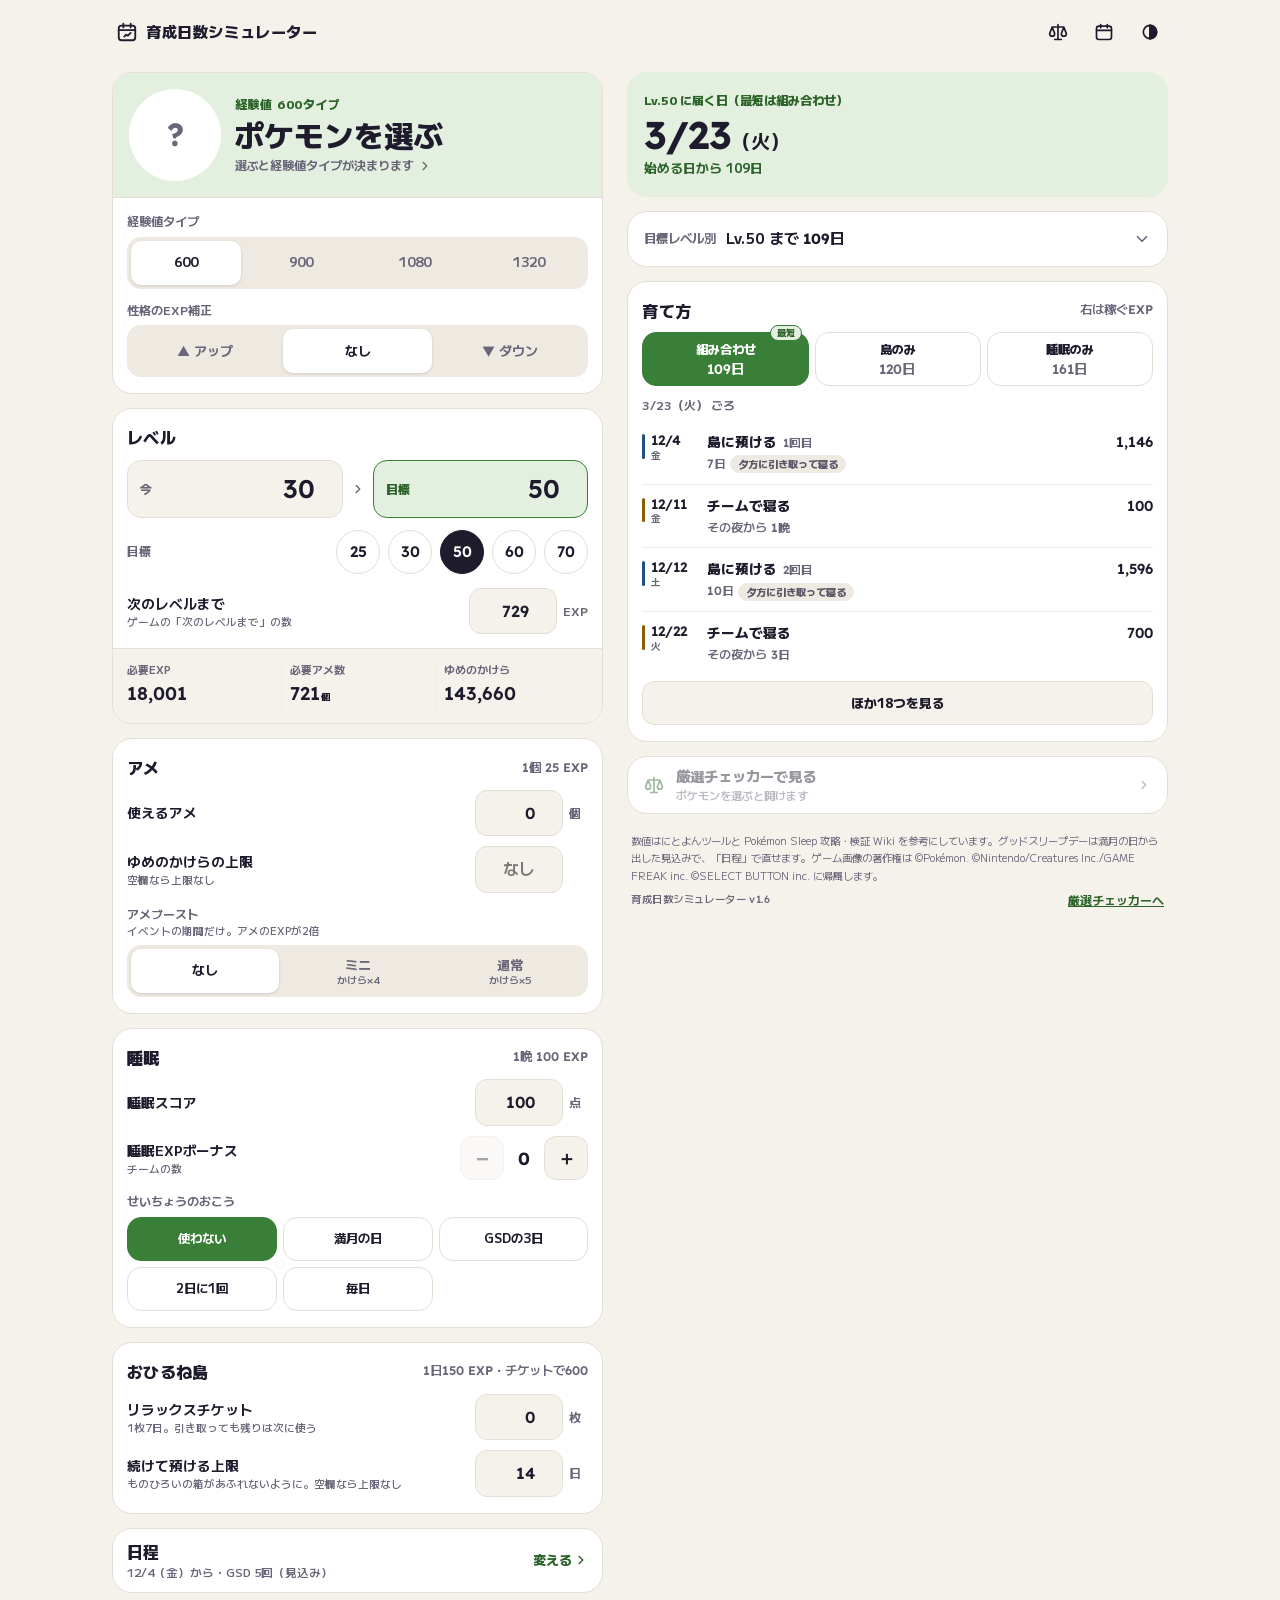
<file: exp/index.html>
<!DOCTYPE html>
<html lang="ja">
<head>
<meta charset="utf-8">
<meta name="viewport" content="width=device-width, initial-scale=1, viewport-fit=cover">
<!-- 検索エンジンに載せない（リンクを知っている人だけが使う）。 -->
<meta name="robots" content="noindex, nofollow">
<title>育成日数シミュレーター</title>
<!-- 表示テーマはチェッカーと同じ設定（cktheme）を使い、描画の前に当てる。 -->
<script>try{const t=JSON.parse(localStorage.getItem('cktheme'));if(t==='light'||t==='dark')document.documentElement.dataset.theme=t;}catch(e){}</script>
<link rel="preconnect" href="https://fonts.googleapis.com">
<link rel="preconnect" href="https://fonts.gstatic.com" crossorigin>
<link href="https://fonts.googleapis.com/css2?family=Lexend:wght@500;600;700&family=M+PLUS+2:wght@400;500;700;800&display=swap" rel="stylesheet">
<link rel="stylesheet" href="../css/style.css">
<link rel="stylesheet" href="../checker/css/theme.css">
<link rel="stylesheet" href="css/exp.css">
</head>
<body>
<div class="appbar">
  <div class="appbar-in">
    <span class="brand"><svg width="22" height="22" viewBox="0 0 24 24" fill="none" stroke="currentColor" stroke-width="2" stroke-linecap="round" stroke-linejoin="round" aria-hidden="true"><rect x="3" y="5" width="18" height="16" rx="3"/><path d="M8 3v4M16 3v4M3 10h18M9 17l2-2 2 1 3-3"/></svg>育成日数シミュレーター</span>
    <div class="appbar-act"><a class="icon" href="../checker/" aria-label="厳選チェッカーを開く" title="厳選チェッカー"><svg width="20" height="20" viewBox="0 0 24 24" fill="none" stroke="currentColor" stroke-width="2" stroke-linecap="round" stroke-linejoin="round" aria-hidden="true"><path d="M12 3v18M8 21h8M5 6h14M5 6l-3 8a3 3 0 0 0 6 0zM19 6l-3 8a3 3 0 0 0 6 0z"/></svg></a><button type="button" class="icon" id="schedTop" aria-haspopup="dialog" aria-label="日程（始める日・グッドスリープデー）を開く" title="日程"><svg width="20" height="20" viewBox="0 0 24 24" fill="none" stroke="currentColor" stroke-width="2" stroke-linecap="round" stroke-linejoin="round" aria-hidden="true"><rect x="3" y="5" width="18" height="16" rx="3"/><path d="M8 3v4M16 3v4M3 10h18"/></svg></button><button type="button" class="icon" id="themeBtn"></button></div>
  </div>
</div>

<main>
  <!-- 入力はテーマごとのカード（ポケモン・レベル・アメ・睡眠・おひるね島・日程）。部品はチェッカーと同じ（theme.css）。
       広い画面では入力を左、結果を右に並べる。 -->
  <div class="col-in">
    <section class="mon">
      <button type="button" class="monbtn" id="monBtn" aria-haspopup="dialog"></button>
      <div class="mon-opt">
        <div class="prow" id="typeRow"><span>経験値タイプ</span><div class="seg" role="group" aria-label="経験値タイプ" id="typeSeg"><button data-v="600">600</button><button data-v="900">900</button><button data-v="1080">1080</button><button data-v="1320">1320</button></div></div>
        <div class="prow"><span>性格のEXP補正</span><div class="seg" role="group" aria-label="性格のEXP補正" id="natSeg"><button data-v="up">▲ アップ</button><button data-v="none">なし</button><button data-v="down">▼ ダウン</button></div></div>
      </div>
    </section>

    <section class="lv">
      <div class="sec-head"><h2>レベル</h2></div>
      <div class="lvpair">
        <label class="lvbox"><small>今</small><input type="number" id="level" min="1" max="69" step="1" inputmode="numeric" aria-label="今のレベル"></label>
        <span class="arrow" aria-hidden="true"><svg width="14" height="14" viewBox="0 0 24 24" fill="none" stroke="currentColor" stroke-width="2.4" stroke-linecap="round" stroke-linejoin="round" aria-hidden="true"><path d="M9 6l6 6-6 6"/></svg></span>
        <label class="lvbox goal"><small>目標</small><input type="number" id="target" min="2" max="70" step="1" inputmode="numeric" aria-label="目標のレベル"></label>
      </div>
      <div class="lvseg" role="group" aria-label="目標のレベルを選ぶ" id="targetSeg"><span>目標</span><button data-v="25">25</button><button data-v="30">30</button><button data-v="50">50</button><button data-v="60">60</button><button data-v="70">70</button></div>
      <div class="nums">
        <label class="num"><span>次のレベルまで<small>ゲームの「次のレベルまで」の数</small></span><span class="iu"><input type="number" id="toNext" min="1" step="1" inputmode="numeric"><i>EXP</i></span></label>
      </div>
      <!-- 目標までに要るEXPと、それをアメだけでまかなうときの数（チェッカーの .facts と同じ形）。 -->
      <div class="facts lvfacts" id="lvFacts"></div>
    </section>

    <section class="candy-sec">
      <div class="sec-head"><h2>アメ</h2><span class="hint" id="candyHint"></span></div>
      <div class="nums">
        <label class="num"><span>使えるアメ</span><span class="iu"><input type="number" id="candy" min="0" max="9999" step="1" inputmode="numeric"><i>個</i></span></label>
        <label class="num"><span>ゆめのかけらの上限<small>空欄なら上限なし</small></span><span class="iu"><input type="number" id="shardCap" min="0" step="1000" inputmode="numeric" placeholder="なし"><i>&nbsp;</i></span></label>
      </div>
      <div class="prow"><span>アメブースト<small>イベントの期間だけ。アメのEXPが2倍</small></span><div class="seg" role="group" aria-label="アメブースト" id="boostSeg"><button data-v="none">なし</button><button data-v="mini">ミニ<small>かけら×4</small></button><button data-v="full">通常<small>かけら×5</small></button></div></div>
      <div class="nums" id="boostLimitRow"><label class="num"><span>ブーストで使う数<small>空欄ならすべて。残りはふつうに使う</small></span><span class="iu"><input type="number" id="boostLimit" min="0" step="50" inputmode="numeric" placeholder="すべて"><i>個</i></span></label></div>
    </section>

    <section class="sleep-sec">
      <div class="sec-head"><h2>睡眠</h2><span class="hint" id="sleepHint"></span></div>
      <div class="nums">
        <label class="num"><span>睡眠スコア</span><span class="iu"><input type="number" id="score" min="0" max="100" step="1" inputmode="numeric"><i>点</i></span></label>
        <div class="num"><span>睡眠EXPボーナス<small>チームの数</small></span><div class="step"><button type="button" id="bonusDown" aria-label="睡眠EXPボーナスを1減らす">−</button><b id="bonusVal"></b><button type="button" id="bonusUp" aria-label="睡眠EXPボーナスを1増やす">＋</button></div></div>
      </div>
      <div class="prow"><span>せいちょうのおこう</span><div class="chips inc" role="group" aria-label="せいちょうのおこう" id="incSeg"><button class="chip" data-v="none">使わない</button><button class="chip" data-v="fullMoon">満月の日</button><button class="chip" data-v="gsd">GSDの3日</button><button class="chip" data-v="every2Days">2日に1回</button><button class="chip" data-v="everyDay">毎日</button></div></div>
    </section>

    <section class="nap-sec">
      <div class="sec-head"><h2>おひるね島</h2><span class="hint">1日150 EXP・チケットで600</span></div>
      <div class="nums">
        <label class="num"><span>リラックスチケット<small>1枚7日。引き取っても残りは次に使う</small></span><span class="iu"><input type="number" id="tickets" min="0" max="99" step="1" inputmode="numeric"><i>枚</i></span></label>
        <label class="num"><span>続けて預ける上限<small>ものひろいの箱があふれないように。空欄なら上限なし</small></span><span class="iu"><input type="number" id="napMax" min="7" max="365" step="1" inputmode="numeric" placeholder="なし"><i>日</i></span></label>
      </div>
    </section>

    <section class="sched-sec">
      <button type="button" class="rowbtn" id="schedBtn" aria-haspopup="dialog"><span><b>日程</b><small id="schedLine"></small></span><span class="go">変える<svg width="14" height="14" viewBox="0 0 24 24" fill="none" stroke="currentColor" stroke-width="2.4" stroke-linecap="round" stroke-linejoin="round" aria-hidden="true"><path d="M9 6l6 6-6 6"/></svg></span></button>
    </section>
  </div>

  <div class="col-in">
    <section class="out" id="outSec">
      <span class="o-label" id="oCap"></span>
      <b class="o-all" id="oDate">—</b>
      <span class="o-sub" id="oSub"></span>
      <div class="o-candy" id="oCandy"></div>
    </section>

    <!-- 目標レベル別（チェッカーの「レベル別」と同じ部品）。開いているときだけ計算する。行を押すとその目標に切り替わる。 -->
    <div class="lvx" id="lvx">
      <button type="button" class="lvx-head" id="lvxHead" aria-expanded="false" aria-controls="lvxBody"><small>目標レベル別</small><span id="lvxSum">—</span><svg width="18" height="18" viewBox="0 0 24 24" fill="none" stroke="currentColor" stroke-width="2.2" stroke-linecap="round" stroke-linejoin="round" aria-hidden="true"><path d="M6 9l6 6 6-6"/></svg></button>
      <div id="lvxBody" hidden>
        <div class="lvx-cols lvx2" aria-hidden="true"><span>目標</span><span>最短日数</span></div>
        <div id="lvxRows"></div>
        <p class="lvx-foot">手持ちのアメを使ったあと、睡眠・島で稼ぐ最短の日数です。行をタップするとその目標に切り替わります</p>
      </div>
    </div>

    <section class="plan-sec" id="planSec">
      <div class="sec-head"><h2>育て方</h2><span class="hint">右は稼ぐEXP</span></div>
      <div class="rtabs" role="tablist" aria-label="育て方" id="rtabs"></div>
      <div id="routeBody" aria-live="polite"></div>
    </section>

    <!-- 厳選チェッカーへ（チェッカーの「育成日数を見る」と同じ部品）。ポケモンだけを渡す。ページの一番下に置く。 -->
    <div class="xapp" id="toChecker"></div>

    <footer class="foot">
      <p class="credit">数値はにとよんツールと Pokémon Sleep 攻略・検証 Wiki を参考にしています。グッドスリープデーは満月の日から出した見込みで、「日程」で直せます。ゲーム画像の著作権は ©Pokémon. ©Nintendo/Creatures Inc./GAME FREAK inc. ©SELECT BUTTON inc. に帰属します。</p>
      <div class="foot-row"><span class="ver">育成日数シミュレーター <span data-ver></span></span><a class="back" href="../checker/">厳選チェッカーへ</a></div>
    </footer>
  </div>
</main>

<!-- 結果の要約。結果のカードが画面の外にあるときだけ下に出す。 -->
<div class="bar away" id="bar" role="status" aria-live="polite">
  <div class="bar-in">
    <div class="bmain"><small id="bCap"></small><b id="bDate">—</b></div>
    <div class="bside"><span>アメ <b id="bCandy">0</b></span><span>かけら <b id="bShards">0</b></span></div>
  </div>
</div>

<!-- ポケモンを選ぶダイアログ。チェッカーと同じもの（checker/js/monpick.js）。 -->
<dialog class="sheet" id="monDlg" aria-labelledby="monTitle">
  <div class="dlg-in">
    <h2 id="monTitle" tabindex="-1" autofocus>ポケモンを選ぶ</h2>
    <div class="monq-w"><svg width="18" height="18" viewBox="0 0 24 24" fill="none" stroke="currentColor" stroke-width="2.2" stroke-linecap="round" aria-hidden="true"><circle cx="11" cy="11" r="7"/><path d="M20 20l-4-4"/></svg><input type="search" class="monq" id="monQ" placeholder="名前で探す" aria-label="ポケモンの名前で探す" autocomplete="off" enterkeyhint="done"></div>
    <div class="monf" id="monFilter" role="group" aria-label="タイプで絞り込む"></div>
    <div class="monlist" id="monGrid"></div>
    <p class="note" id="monNone" hidden>見つかりませんでした</p>
    <div class="dlg-foot"><button type="button" class="txt" id="monClear">選ばない</button><button type="button" class="primary" id="monClose">閉じる</button></div>
  </div>
</dialog>

<dialog class="sheet" id="schedDlg" aria-labelledby="schedTitle">
  <div class="dlg-in">
    <h2 id="schedTitle" tabindex="-1" autofocus>日程</h2>
    <div class="nums"><label class="num"><span>始める日<small>開くたびに今日に戻ります</small></span><input type="date" id="start"></label></div>
    <h3>グッドスリープデー<small id="gsdSum"></small></h3>
    <p class="note">満月の日を中心にした3日間（GSD）。満月の日は睡眠EXPが3倍、前後の日は2倍です。公式のお知らせと違うときは、ずらすか、なしにしてください。</p>
    <ul id="gsdList"></ul>
    <div class="dlg-foot"><button type="button" class="txt" id="gsdReset">見込みに戻す</button><button type="button" class="primary" id="schedClose">閉じる</button></div>
  </div>
</dialog>

<script type="module" src="js/main.js"></script>
</body>
</html>
</file>
<file: css/style.css>
:root{
  --bg:#F4F0F8;--card:#FFFFFF;--ink:#2B1D3F;--muted:#7A6B8E;--line:#E2D8EC;
  --psy:#7B3FB5;--psy-soft:#EFE4F8;--tail:#B4539C;--tail-soft:#F8E3F1;--bar:#2B1D3F;--bar-ink:#FFFFFF;--bar-muted:#C9B8DE;
  box-sizing:border-box;padding-top:env(safe-area-inset-top,0px);padding-bottom:env(safe-area-inset-bottom,0px);
}
@media (prefers-color-scheme:dark){:root:not([data-theme="light"]){
  --bg:#150E1F;--card:#221832;--ink:#EDE6F5;--muted:#A99BBC;--line:#382A4D;
  --psy:#B98AF0;--psy-soft:#33224B;--tail:#E58BCB;--tail-soft:#3E2139;--bar:#EDE6F5;--bar-ink:#1B1228;--bar-muted:#6E5D83;}}
:root[data-theme="dark"]{
  --bg:#150E1F;--card:#221832;--ink:#EDE6F5;--muted:#A99BBC;--line:#382A4D;
  --psy:#B98AF0;--psy-soft:#33224B;--tail:#E58BCB;--tail-soft:#3E2139;--bar:#EDE6F5;--bar-ink:#1B1228;--bar-muted:#6E5D83;}
html{scroll-padding-top:env(safe-area-inset-top,0px)}
*{box-sizing:border-box}
body{margin:0;background:var(--bg);color:var(--ink);font-family:"Zen Maru Gothic","Hiragino Maru Gothic ProN","Hiragino Sans","Noto Sans JP",sans-serif;line-height:1.55;-webkit-text-size-adjust:100%}
main{max-width:520px;margin:0 auto;padding:22px 16px calc(120px + env(safe-area-inset-bottom,0px))}
section{background:var(--card);border-radius:22px;padding:16px 14px;margin-bottom:12px}
h2{font-size:.95rem;font-weight:900;margin:0 0 10px}
.slot{display:grid;grid-template-columns:52px 1fr;gap:8px;align-items:start;padding:8px 0}
.slot+.slot{border-top:1px dashed var(--line)}
.slot>span{font-weight:900;font-size:.85rem;color:var(--muted);padding-top:9px;font-variant-numeric:tabular-nums}
.chips{display:grid;grid-template-columns:repeat(3,1fr);gap:6px}
.chip{font:inherit;font-weight:700;font-size:.82rem;color:var(--ink);background:transparent;border:1.5px solid var(--line);border-radius:12px;padding:9px 2px;cursor:pointer;min-height:42px}
.chip[aria-pressed="true"]{background:var(--psy);border-color:var(--psy);color:#fff}
.chip.hb{border-style:dashed}
.chip:disabled{opacity:.3;cursor:not-allowed}
button:focus-visible,input:focus-visible{outline:3px solid var(--tail);outline-offset:2px}
input{font:inherit;font-weight:700;color:var(--ink);background:var(--bg);border:1.5px solid var(--line);border-radius:10px;padding:7px 8px;width:100%}
.log{list-style:none;margin:0;padding:0}
.log li{display:grid;grid-template-columns:1fr auto auto;gap:10px;align-items:center;padding:9px 0;border-top:1px solid var(--line);font-size:.82rem}
.log li:first-child{border-top:none}
.log .m{font-size:.7rem;color:var(--muted)}
.log b{font-variant-numeric:tabular-nums;color:var(--psy)}
.del{font:inherit;font-size:.75rem;background:none;border:none;color:var(--muted);text-decoration:underline;cursor:pointer;padding:4px}
.empty{font-size:.8rem;color:var(--muted);margin:0}
.bar{position:fixed;left:0;right:0;bottom:0;background:var(--bar);color:var(--bar-ink);padding:12px 16px calc(12px + env(safe-area-inset-bottom,0px));border-radius:22px 22px 0 0}
.bar-in{max-width:520px;margin:0 auto;display:grid;grid-template-columns:1fr 1fr 1fr auto;gap:8px;align-items:center}
.bar small{display:block;font-size:.66rem;color:var(--bar-muted);font-weight:700}
.bar b{font-size:1.35rem;font-weight:900;font-variant-numeric:tabular-nums;line-height:1.2;white-space:nowrap}
.bar b.dim{color:var(--bar-muted)}
.save{font:inherit;font-weight:900;font-size:.8rem;background:var(--tail);color:#fff;border:none;border-radius:12px;padding:10px 12px;cursor:pointer}
.save:disabled{opacity:.35}
.reset{font:inherit;font-size:.8rem;background:none;border:none;color:var(--muted);text-decoration:underline;cursor:pointer;display:block;margin:0 auto 12px;padding:6px}
@media (max-width:380px){.bar b{font-size:1.1rem}.save{padding:10px 9px}}
.cond{font-size:.72rem;color:var(--muted);font-weight:700;margin:0 0 10px}
dl.rows{margin:0;display:grid;grid-template-columns:1fr auto;column-gap:12px}
dl.rows dt,dl.rows dd{padding:9px 0;border-top:1px solid var(--line);font-size:.85rem}
dl.rows dt{color:var(--muted);font-weight:700}
dl.rows dd{margin:0;text-align:right;font-weight:900;font-variant-numeric:tabular-nums}
dl.rows dd span{display:block;font-size:.7rem;font-weight:500;color:var(--muted)}
</file>
<file: checker/css/theme.css>
/* 厳選チェッカー v1.0 の見た目。レイアウトの土台は ../css/style.css で、ここで上書きする。
   色は「夜のノート」：生成りの紙の地に夜空色の文字。タイプの色（きのみ=青・食材=緑・スキル=紫）はアクセントにだけ使う（<html data-type>）。
   下の帯・お知らせは夜空色の地で、その上の差し色はタイプの明るい色（--psy-hi）。
   文字は M PLUS 2。数字を見せる部分（基礎値・結果・倍率・順位など）だけ Lexend にする（1・7・4 の形がはっきりしていて読み違えにくい）。 */

/* 共通の色。 */
:root{
  --bg:#F5F2EC;--card:#FFFFFF;--ink:#1D1B2C;--muted:#6A6679;--line:#E4DFD5;--line-soft:#EEEAE2;
  --night:#1D1B2C;--night-ink:#FFFFFF;--night-muted:#C9C6D8;--night-faint:#A6A2B5;
  --tail:#B4456E;--off:#8C8898;--off-soft:#EEEAE2;--up:#A3262F;--down:#1F4F83;
  --gold-bg:#FBF4E2;--gold-line:#E9D9A8;--gold-ink:#8A5E00;--gold-badge:#F2E2B3;
  --blue-bg:#EEF4FB;--blue-line:#C9DAEE;--blue-ink:#1F4F83;--blue-badge:#D8E6F5;
  --white-badge:#EEEAE2;--white-ink:#5C5868;
  --scrim:rgba(29,27,44,.45);--shadow:0 10px 30px rgba(29,27,44,.22);--seg-on:0 1px 3px rgba(29,27,44,.15);
}
@media (prefers-color-scheme:dark){:root:not([data-theme="light"]){
  --bg:#15141C;--card:#1F1E28;--ink:#ECEAF2;--muted:#A6A2B5;--line:#34323F;--line-soft:#2A2935;
  --night:#2B2A38;
  --tail:#E07FA4;--off:#8A8698;--off-soft:#2A2935;--up:#F08A8F;--down:#9CC3EA;
  --gold-bg:#332B18;--gold-line:#6E5B2A;--gold-ink:#E3C77A;--gold-badge:#4A3E1F;
  --blue-bg:#1B2736;--blue-line:#34506E;--blue-ink:#9CC3EA;--blue-badge:#243A52;
  --white-badge:#2F2E3A;--white-ink:#C9C5D6;
  --scrim:rgba(0,0,0,.6);--shadow:0 10px 30px rgba(0,0,0,.45);--seg-on:0 1px 3px rgba(0,0,0,.5);}}
:root[data-theme="dark"]{
  --bg:#15141C;--card:#1F1E28;--ink:#ECEAF2;--muted:#A6A2B5;--line:#34323F;--line-soft:#2A2935;
  --night:#2B2A38;
  --tail:#E07FA4;--off:#8A8698;--off-soft:#2A2935;--up:#F08A8F;--down:#9CC3EA;
  --gold-bg:#332B18;--gold-line:#6E5B2A;--gold-ink:#E3C77A;--gold-badge:#4A3E1F;
  --blue-bg:#1B2736;--blue-line:#34506E;--blue-ink:#9CC3EA;--blue-badge:#243A52;
  --white-badge:#2F2E3A;--white-ink:#C9C5D6;
  --scrim:rgba(0,0,0,.6);--shadow:0 10px 30px rgba(0,0,0,.45);--seg-on:0 1px 3px rgba(0,0,0,.5);}

/* タイプの色。--psy は塗り（白文字が乗る）、--psy-soft は淡い地、--psy-ink は淡い地の上の文字、
   --psy-hi は夜空色の地の上の差し色（記録ボタン・ゲージの点）。 */
:root{--psy:#3A7F37;--psy-soft:#E3EFDF;--psy-ink:#2C6329;--psy-hi:#8CCB7F}
/* 土台（style.css）のダークモードの --psy（紫）より強くするため、食材タイプも data-type で指定する。 */
:root[data-type="ingredient"]{--psy:#3A7F37;--psy-hi:#8CCB7F}
:root[data-type="berry"]{--psy:#2C6BAE;--psy-soft:#E4EEF8;--psy-ink:#1F4F83;--psy-hi:#86BCE3}
:root[data-type="skill"]{--psy:#7443B8;--psy-soft:#EEE6F8;--psy-ink:#57308F;--psy-hi:#B98AF0}
@media (prefers-color-scheme:dark){
  :root:not([data-theme="light"]){--psy-soft:#22331F;--psy-ink:#A9D8A0}
  :root[data-type="berry"]:not([data-theme="light"]){--psy-soft:#1B2B3D;--psy-ink:#A9CBEE}
  :root[data-type="skill"]:not([data-theme="light"]){--psy-soft:#2B2140;--psy-ink:#D2BBF2}
}
:root[data-theme="dark"]{--psy-soft:#22331F;--psy-ink:#A9D8A0}
:root[data-type="berry"][data-theme="dark"]{--psy-soft:#1B2B3D;--psy-ink:#A9CBEE}
:root[data-type="skill"][data-theme="dark"]{--psy-soft:#2B2140;--psy-ink:#D2BBF2}
/* タイプの点（タブ・ログイン）。 */
.d-berry{--dot:#2C6BAE}.d-ingredient{--dot:#3A7F37}.d-skill{--dot:#7443B8}

/* 文字。 */
:root{--font-jp:"M PLUS 2","Hiragino Sans","Noto Sans JP",sans-serif;--font-num:"Lexend",var(--font-jp)}
body{font-family:var(--font-jp);background:var(--bg);color:var(--ink)}
/* 数字を見せる部分。日本語が混ざっても Lexend にない字は M PLUS 2 で出る。 */
.facts b,.out b,dl.rows dd,.log b,.bar b,.subslot small,.subcount,.dlg-tabs small,.pick i,.lvseg button,.badge{font-family:var(--font-num);font-variant-numeric:tabular-nums}
dl.rows dd span{font-family:var(--font-jp)}
/* 大きな数字に付ける単位（倍・%・匹・個・回）は小さくして数字を目立たせ、幅も詰める。 */
.u{font-size:.5em;font-weight:700;margin-left:.08em}
[hidden]{display:none!important}
button{-webkit-tap-highlight-color:transparent}
button:focus-visible,select:focus-visible,input:focus-visible,summary:focus-visible{outline:3px solid var(--psy);outline-offset:2px}

/* カード。 */
section{background:var(--card);border:1px solid var(--line);border-radius:20px;padding:18px 16px;margin:0 0 14px}
h2{font-size:1rem;font-weight:800;letter-spacing:.02em;margin:0}
.sec-head{display:flex;flex-wrap:wrap;justify-content:space-between;align-items:center;gap:8px;margin-bottom:12px}
.sec-head .hint,.subcount{font-size:.78rem;font-weight:600;color:var(--muted)}

/* アプリバー。 */
.appbar{background:var(--bg)}
.appbar-in{max-width:520px;margin:0 auto;display:flex;align-items:center;justify-content:space-between;padding:10px 8px 2px 16px}
.brand{display:flex;align-items:center;gap:8px;font-size:1rem;font-weight:800;letter-spacing:.04em}
.appbar-act{display:flex;gap:2px}
.icon{position:relative;width:44px;height:44px;border:0;border-radius:12px;background:transparent;color:var(--ink);display:flex;align-items:center;justify-content:center;cursor:pointer;padding:0}
.icon:hover{background:var(--line-soft)}
.badge{position:absolute;top:5px;right:3px;min-width:17px;height:17px;padding:0 4px;border-radius:9px;background:var(--ink);color:var(--card);font-size:.62rem;font-weight:700;display:flex;align-items:center;justify-content:center;box-sizing:border-box}

/* タイプ切り替えのタブと、3タイプから探す虫めがね。スクロールしても上に残す。 */
.tabs{position:sticky;top:0;z-index:5;background:var(--bg);padding:6px 16px 12px;border-bottom:1px solid var(--line)}
.tabs-in{max-width:520px;margin:0 auto;display:flex;gap:6px}
.tablist{flex:1;display:grid;grid-template-columns:repeat(3,minmax(0,1fr));gap:6px}
.tabs [role="tab"]{font:inherit;border:1.5px solid var(--line);border-radius:14px;min-height:56px;padding:4px;background:var(--card);color:var(--ink);cursor:pointer;display:flex;flex-direction:column;align-items:center;justify-content:center;gap:1px}
.tabs [role="tab"]>span{display:flex;align-items:center;gap:6px;font-size:.9rem;font-weight:800}
.tabs [role="tab"] i{width:10px;height:10px;border-radius:50%;background:var(--dot);flex:none}
.tabs [role="tab"] small{font-family:var(--font-num);font-size:.68rem;font-weight:600;color:var(--muted)}
.tabs [role="tab"][aria-selected="true"]{background:var(--psy);border-color:var(--psy);color:#fff}
.tabs [role="tab"][aria-selected="true"] i{background:#fff}
.tabs [role="tab"][aria-selected="true"] small{color:#fff;opacity:.85}
.search{width:52px;flex:none;border:1.5px solid var(--line);border-radius:14px;background:var(--card);color:var(--ink);display:flex;align-items:center;justify-content:center;cursor:pointer;padding:0}
main{padding-top:16px}

/* ポケモンのカード。カード全体が選ぶボタン。 */
section.mon{padding:0;overflow:hidden}
.monbtn{font:inherit;color:var(--ink);background:var(--psy-soft);border:0;cursor:pointer;width:100%;display:flex;align-items:center;gap:14px;padding:16px;text-align:left}
.monbtn img{width:92px;height:92px;object-fit:contain;flex:none}
/* ポケモン未選択のときの「?」（厳選チェッカーと育成シミュレーターで共通）。 */
.monbtn .ph{width:92px;height:92px;flex:none;display:grid;place-items:center;border-radius:50%;background:var(--card);color:var(--muted);font-family:var(--font-num);font-size:2rem;font-weight:700}
.monbtn .mb{flex:1;min-width:0;display:flex;flex-direction:column;gap:5px}
.monbtn .mt{font-size:.75rem;font-weight:800;color:var(--psy-ink);letter-spacing:.06em}
.monbtn b{font-size:1.85rem;font-weight:800;line-height:1.1}
.monbtn b small.form{display:block;font-size:.8rem;font-weight:700;color:var(--muted);margin-top:4px;letter-spacing:0}
.monbtn .go{display:inline-flex;align-items:center;gap:4px;font-size:.75rem;font-weight:700;color:var(--muted)}
.facts{display:grid;grid-auto-flow:column;grid-auto-columns:minmax(0,1fr);padding:14px 16px;border-top:1px solid var(--line)}
.facts div{display:flex;flex-direction:column;gap:2px;padding:0 8px;border-left:1px solid var(--line-soft)}
.facts div:first-child{border-left:none;padding-left:0}
.facts small{font-size:.68rem;font-weight:700;color:var(--muted)}
.facts b{font-size:1.15rem;font-weight:600}
#monInfo{padding:0 16px 16px}
/* 他アプリへのカード（チェッカーの「育成日数を見る」・育成の「厳選チェッカーで見る」）。ページの一番下に置く1枚のカード。 */
.xapp{margin:0 0 14px;border:1px solid var(--line);border-radius:20px;background:var(--card);overflow:hidden}
.xapp .toexp[aria-disabled="true"]{opacity:.45;cursor:default}
.toexp{display:flex;align-items:center;gap:12px;min-height:56px;padding:8px 16px;color:var(--ink);text-decoration:none}
.toexp>svg:first-child{flex:none;color:var(--psy-ink)}
.toexp span{flex:1;display:flex;flex-direction:column;min-width:0}
.toexp b{font-size:.9rem;font-weight:800}
.toexp small{font-size:.7rem;font-weight:600;color:var(--muted)}
.toexp>svg:last-child{flex:none;color:var(--muted)}
.ingrow{display:flex;align-items:center;gap:6px}
.ingrow small{flex:none;font-size:.72rem;font-weight:700;color:var(--muted);margin-right:2px}
.ingrow ul{flex:1;list-style:none;margin:0;padding:0;display:grid;grid-template-columns:repeat(3,minmax(0,1fr));gap:6px}
.ingrow li{display:flex;align-items:center;gap:4px;padding:6px 8px;border-radius:10px;background:var(--bg);min-width:0}
.ingrow li img.ing{width:20px;height:20px}
.ingrow li span{font-size:min(.7rem,2.8vw);font-weight:700;white-space:nowrap;overflow:hidden;text-overflow:ellipsis;letter-spacing:-.02em}
img.ing{width:22px;height:22px;flex:none}

/* 食材配列・狙い食材のチップ。 */
.slot{grid-template-columns:52px 1fr;padding:8px 0}
.slot+.slot{border-top:1px solid var(--line-soft)}
.slot>span{font-family:var(--font-num);font-weight:600;font-size:.8rem;color:var(--muted)}
.tgt-row>span{font-family:var(--font-jp)}
.slot>span small{display:block;font-family:var(--font-jp);font-size:.62rem;font-weight:800;margin-top:2px}
.slot.off .chips{opacity:.55}
.chips{gap:8px}
.chip{border:1.5px solid var(--line);border-radius:14px;min-height:48px;background:var(--card);font-weight:700}
.chip.tgt{border-color:var(--psy)}
.chip[aria-pressed="true"]{background:var(--psy);border-color:var(--psy);color:#fff}
.chip:disabled[aria-pressed="true"]{opacity:1;cursor:default}
.chip.lock{opacity:1;border-style:dashed;background:var(--bg);color:var(--muted);cursor:not-allowed}
.chip.lock small{font-size:.66rem;font-weight:800;color:var(--muted)}
.chip:has(.ing){display:flex;flex-direction:column;align-items:center;justify-content:center;gap:2px;padding:6px 2px;font-size:.78rem;letter-spacing:-.02em}

/* サブスキルの枠。1枠1行で「Lv・名前・色」。タップするとダイアログで選ぶ。 */
.subslots{display:flex;flex-direction:column;gap:8px}
.subslot,.dlg-tabs button{font:inherit;color:var(--ink);background:var(--card);border:1px solid var(--line);border-radius:14px;cursor:pointer}
.subslot{display:flex;align-items:center;gap:12px;min-height:56px;padding:0 14px;text-align:left}
.subslot small{width:50px;flex:none;font-size:.8rem;font-weight:600;color:var(--muted);display:flex;flex-direction:column;gap:1px}
.subslot small em{font-family:var(--font-jp);font-style:normal;font-size:.62rem;font-weight:800}
.subslot span{flex:1;font-weight:700;font-size:.95rem;line-height:1.3}
.subslot::after{display:inline-flex;align-items:center;gap:5px;font-size:.7rem;font-weight:800;border-radius:999px;padding:3px 9px;flex:none}
.subslot.r-gold::after{content:"● 金";color:var(--gold-ink);background:var(--gold-badge)}
.subslot.r-blue::after{content:"● 青";color:var(--blue-ink);background:var(--blue-badge)}
.subslot.r-white::after{content:"● 白";color:var(--white-ink);background:var(--white-badge)}
.subslot.empty{border:1.5px dashed var(--line);background:transparent}
.subslot.empty span{color:var(--muted)}
.subslot.empty::after{content:"選ぶ";color:var(--muted);padding:0}
/* 今のレベルではまだ開いていない枠。文字は薄くせず、点線の枠と「未解放」で示す。 */
.subslot.off{border-style:dashed;background:var(--bg)}
.subslot:disabled,.dlg-tabs button:disabled{opacity:.45;cursor:not-allowed}
.dlg-tabs small{font-size:.66rem;font-weight:600;color:var(--muted)}

/* 性格のボタン。性格名と、上昇・下降の補正（効かない補正は灰色）。 */
.natbtn{font:inherit;color:var(--ink);background:var(--card);border:1px solid var(--line);border-radius:14px;cursor:pointer;width:100%;min-height:60px;display:flex;align-items:center;justify-content:space-between;gap:12px;padding:0 14px;text-align:left}
.natbtn b{font-size:1.05rem;font-weight:800}
.natbtn b.dim{color:var(--muted)}
.natbtn small{display:flex;flex-direction:column;align-items:flex-end;gap:3px;font-size:.72rem;font-weight:700;color:var(--muted)}
.natbtn small span:first-child{color:var(--up)}
.natbtn small span:last-child{color:var(--down)}
.natbtn small span.off{color:var(--off)}
.reset{font:inherit;font-size:.82rem;font-weight:700;color:var(--muted);background:none;border:none;text-decoration:underline;cursor:pointer;display:block;min-height:44px;margin:10px 0 -8px;padding:0}

/* 条件。レベル・受け取り・チケットはここで切り替え、細かい数値は「詳細」のダイアログで変える。 */
.more{font:inherit;display:inline-flex;align-items:center;gap:2px;min-height:44px;padding:0 4px;border:0;background:none;color:var(--psy-ink);font-size:.82rem;font-weight:800;cursor:pointer}
.params{display:flex;flex-direction:column;gap:12px}
.seg{display:grid;grid-auto-flow:column;grid-auto-columns:minmax(0,1fr);gap:4px;padding:4px;background:var(--line-soft);border-radius:14px}
.seg button{font:inherit;border:0;background:transparent;border-radius:10px;min-height:44px;padding:0 4px;font-weight:700;font-size:.82rem;color:var(--muted);cursor:pointer;white-space:nowrap}
.seg button[aria-pressed="true"]{background:var(--card);color:var(--ink);box-shadow:var(--seg-on)}
.lvseg button{font-size:.9rem;font-weight:600}
.prow2{display:grid;grid-template-columns:repeat(2,minmax(0,1fr));gap:10px}
.prow2>div>span{display:block;font-size:.72rem;font-weight:700;color:var(--muted);margin-bottom:6px}
.prow2 .seg button{font-size:.75rem}
.psum{margin:0;font-size:.72rem;font-weight:500;line-height:1.6;color:var(--muted)}

/* 期待値。タイプの淡い地に合計を大きく、横棒で日中と睡眠中の割合。 */
section.out{background:var(--psy-soft);border-color:transparent}
.o-label{display:block;font-size:.75rem;font-weight:800;color:var(--psy-ink)}
.o-all{display:block;font-size:2.5rem;font-weight:700;line-height:1.1;margin-top:4px}
.split{height:10px;border-radius:999px;background:var(--card);overflow:hidden;margin-top:12px}
.split i{display:block;height:100%;width:0;background:var(--psy);border-radius:999px}
.o-parts{display:flex;justify-content:space-between;gap:8px;margin-top:8px;font-size:.75rem;font-weight:700}
.o-parts>span{display:flex;align-items:center;gap:6px}
.o-parts b{font-size:.9rem}
.o-parts i{width:8px;height:8px;border-radius:50%;flex:none}
.k-day{background:var(--psy)}.k-night{background:var(--card);border:1px solid var(--line)}
.o-team{display:flex;justify-content:space-between;gap:8px;margin-top:12px;padding-top:10px;border-top:1px solid var(--line);font-size:.75rem;font-weight:700}
.o-team b{font-size:.9rem}
.cond{font-size:.68rem;font-weight:500;line-height:1.6;color:var(--muted);margin:12px 0 0}

/* レベル別の一覧（折りたたみ）。表示中のレベルは淡いタイプの色、一番良いレベルに「最高」。 */
.lvx{margin:0 0 14px;border:1px solid var(--line);border-radius:20px;background:var(--card);overflow:hidden}
.lvx-head{box-sizing:border-box;width:100%;min-height:54px;display:flex;align-items:center;gap:10px;padding:0 16px;border:0;background:none;color:var(--ink);font:inherit;text-align:left;cursor:pointer}
.lvx-head small{flex:none;font-size:.78rem;font-weight:700;color:var(--muted)}
.lvx-head span{flex:1;font-weight:700;font-size:.92rem}
.lvx-head b{font-family:var(--font-num);font-variant-numeric:tabular-nums}
.lvx-head svg{flex:none;color:var(--muted);transition:transform .2s}
.lvx-head[aria-expanded="true"] svg{transform:rotate(180deg)}
.lvx-cols,.lvx-row{display:grid;grid-template-columns:1.3fr 1fr 1.2fr;align-items:center;padding:0 16px}
.lvx-cols{padding-top:8px;padding-bottom:4px;font-size:.7rem;color:var(--muted);border-top:1px solid var(--line-soft)}
.lvx-cols span+span,.lvx-row b{text-align:right}
.lvx-row{box-sizing:border-box;width:100%;min-height:46px;border:0;border-top:1px solid var(--line-soft);background:none;color:var(--ink);font:inherit;text-align:left;cursor:pointer}
.lvx-row b{font-family:var(--font-num);font-variant-numeric:tabular-nums;font-weight:600;display:flex;justify-content:flex-end;align-items:center;gap:6px}
.lvx-row[aria-pressed="true"]{background:var(--psy-soft)}
.lvx-row.off{color:var(--off)}
.lvx-lv{font-family:var(--font-num);font-weight:600;display:flex;align-items:center;gap:6px}
.lvx-row i{font-style:normal;font-family:var(--font-jp);font-size:.64rem;font-weight:800;color:#fff;background:var(--psy);border-radius:999px;padding:2px 7px}
.lvx-row em{font-style:normal;font-family:var(--font-jp);font-size:.64rem;font-weight:800;color:var(--card);background:var(--ink);border-radius:999px;padding:2px 7px}
.lvx-row small{font-family:var(--font-jp);font-size:.7rem;font-weight:700}
.lvx-foot{margin:0;padding:6px 16px 12px;font-size:.7rem;color:var(--muted)}

/* くわしい数値。見出しごとに開閉する。 */
section.detail{padding-bottom:12px}
section.detail h2{margin-bottom:6px}
#rows details{border-top:1px solid var(--line)}
#rows details:first-child{border-top:none}
#rows summary{list-style:none;display:flex;align-items:center;justify-content:space-between;min-height:50px;font-weight:800;font-size:.88rem;cursor:pointer}
#rows summary::-webkit-details-marker{display:none}
#rows summary svg{color:var(--muted);transition:transform .2s}
#rows details[open] summary svg{transform:rotate(180deg)}
dl.rows{margin:0 0 10px;display:grid;grid-template-columns:minmax(8.5em,1fr) auto;column-gap:0}
dl.rows dt,dl.rows dd{border-top:1px dashed var(--line);padding:9px 0;font-size:.82rem}
dl.rows dt{color:var(--muted);font-weight:700}
dl.rows dd{margin:0;padding-left:12px;text-align:right;font-weight:600}
dl.rows dd span{display:block;font-size:.68rem;font-weight:400;color:var(--muted)}
.note{font-size:.7rem;color:var(--muted);font-weight:500;line-height:1.6;margin:8px 0 0}

/* フッター。著作権表示・バージョン・ログアウト。 */
.foot{padding:4px 4px 0}
.credit{margin:0;font-size:.65rem;line-height:1.7;color:var(--muted)}
.foot-row{display:flex;align-items:center;justify-content:space-between;gap:8px;margin-top:6px}
.ver{font-family:var(--font-num);font-size:.65rem;font-weight:500;color:var(--muted);letter-spacing:.04em}

/* 下の帯。チェッカーはいつも出し、確率・無補正比・何匹に1匹を1行で出す（育成日数シミュレーターは結果のカードが画面外のときだけ出す .away）。 */
.bar{left:12px;right:12px;bottom:calc(12px + env(safe-area-inset-bottom,0px));border-radius:20px;padding:10px 10px 10px 18px;background:var(--night);color:var(--night-ink);box-shadow:var(--shadow);transition:transform .2s,opacity .2s;z-index:6}
.bar.away{transform:translateY(calc(100% + 24px));opacity:0;pointer-events:none}
.bar-in{max-width:520px;display:flex;align-items:center;gap:12px}
.bar b{font-size:1.35rem;font-weight:700;white-space:nowrap}
.bar b.dim{color:var(--night-faint)}
.save{flex:none;font:inherit;background:var(--psy-hi);color:#1D1B2C;border:none;border-radius:14px;min-height:48px;min-width:76px;padding:0 16px;font-size:.92rem;font-weight:800;cursor:pointer}
.save:disabled{opacity:.35;cursor:default}
@media (prefers-reduced-motion:reduce){.bar,.lvx-head svg,#rows summary svg{transition:none}}

/* お知らせ（元に戻す）。 */
.toast{position:fixed;left:16px;right:16px;bottom:calc(88px + env(safe-area-inset-bottom,0px));z-index:20;max-width:488px;margin:0 auto;display:flex;align-items:center;justify-content:space-between;gap:8px;padding:6px 6px 6px 16px;border-radius:14px;background:var(--night);color:var(--night-ink);box-shadow:var(--shadow);font-size:.88rem;font-weight:700}
.toast button{font:inherit;min-height:44px;padding:0 14px;border:0;border-radius:10px;background:transparent;color:var(--psy-hi);font-weight:800;cursor:pointer}
dialog .toast{bottom:calc(16px + env(safe-area-inset-bottom,0px))}

/* 広い画面では入力を左、結果を右に並べる。 */
@media (min-width:960px){
  .appbar-in,.tabs-in{max-width:1080px}
  main{max-width:1080px;display:grid;grid-template-columns:minmax(0,1fr) minmax(0,1.1fr);gap:24px;align-items:start}
  .bar{left:50%;right:auto;width:min(560px,calc(100vw - 24px));transform:translateX(-50%)}
  .bar.away{transform:translate(-50%,calc(100% + 24px))}
}

/* ダイアログ。狭い画面では下から出す。 */
dialog.sheet{border:none;padding:0;background:var(--card);color:var(--ink);border-radius:24px;width:min(560px,calc(100vw - 32px));max-width:none;max-height:calc(100dvh - 32px);overflow:auto;overscroll-behavior:contain;box-shadow:var(--shadow)}
dialog.sheet::backdrop{background:var(--scrim)}
@media (max-width:599px){
  dialog.sheet{width:100%;margin:auto 0 0;border-radius:26px 26px 0 0;max-height:calc(100dvh - 24px)}
  dialog.sheet::before{content:"";display:block;width:40px;height:5px;border-radius:3px;background:var(--line);margin:10px auto 0}
  .dlg-foot{padding-bottom:calc(14px + env(safe-area-inset-bottom,0px))}
}
/* 1画面に収まるよう余白を詰め、「閉じる」の行はダイアログの下端に固定してスクロールせずに押せるようにする。 */
.dlg-in{padding:14px 18px 0}
.dlg-in h2{margin:0 0 12px;font-size:1.2rem}
.dlg-head{display:flex;justify-content:space-between;align-items:baseline;gap:8px}
.dlg-in h2:focus,dialog.sheet:focus{outline:none}
.dlg-in h3{font-size:.75rem;font-weight:800;letter-spacing:.06em;color:var(--gold-ink);margin:14px 0 8px}
.dlg-foot{display:flex;justify-content:space-between;align-items:center;gap:8px;margin-top:8px;padding:12px 0 14px;position:sticky;bottom:0;background:var(--card);border-top:1px solid var(--line-soft);z-index:1}
.dlg-foot button{font:inherit;font-weight:800;font-size:.92rem;border-radius:14px;padding:0 24px;min-height:48px;cursor:pointer}
.dlg-foot .txt{background:none;border:none;color:var(--muted);text-decoration:underline;padding:0 8px;font-weight:700}
.dlg-foot .primary{background:var(--ink);color:var(--card);border:none;margin-left:auto;min-width:140px}
/* 詳細のダイアログ。 */
#paramDlg .params{gap:12px}
#paramDlg h3{color:var(--ink)}
#paramDlg .only{font-size:.62rem;font-weight:800;letter-spacing:0;padding:2px 8px;border-radius:999px;background:var(--blue-badge);color:var(--blue-ink);margin-left:6px}
.prow{display:flex;flex-direction:column;gap:6px}
.prow>span{font-size:.75rem;font-weight:700;color:var(--muted)}
.prow>span.fav{line-height:1.5}
.nums{display:flex;flex-direction:column;gap:10px}
.num{display:flex;justify-content:space-between;align-items:center;gap:12px;font-size:.85rem;font-weight:700}
.num input{font:inherit;font-family:var(--font-num);font-size:1rem;width:5.5em;box-sizing:border-box;text-align:right;color:var(--ink);background:var(--bg);border:1px solid var(--line);border-radius:12px;padding:10px 12px}
.num input:invalid{border-color:var(--tail)}
/* フィールドボーナスの −／＋。 */
.step{display:flex;align-items:center;gap:6px}
.step button{font:inherit;font-size:1.2rem;font-weight:700;width:44px;height:44px;padding:0;border-radius:12px;border:1px solid var(--line);background:var(--bg);color:var(--ink);cursor:pointer}
.step button:disabled{opacity:.4;cursor:default}

/* ポケモンを選ぶダイアログ。 */
.monq-w{display:flex;align-items:center;gap:8px;height:48px;border-radius:14px;background:var(--bg);padding:0 14px;margin-bottom:12px;color:var(--muted)}
.monq-w svg{flex:none}
.monq{flex:1;min-width:0;font:inherit;font-size:1rem;color:var(--ink);background:transparent;border:0;padding:0;outline:none}
.monf{display:grid;grid-template-columns:repeat(4,minmax(0,1fr));gap:6px;margin-bottom:4px}
.monf button{font:inherit;display:flex;align-items:center;justify-content:center;gap:5px;min-height:44px;padding:0 4px;border:1px solid var(--line);border-radius:999px;background:var(--card);color:var(--ink);font-size:.8rem;font-weight:700;white-space:nowrap;cursor:pointer;min-width:0}
.monf button i{width:8px;height:8px;border-radius:50%;background:var(--dot);flex:none}
.monf button small{font-family:var(--font-num);font-size:.68rem;font-weight:600;color:var(--muted)}
.monf button[aria-pressed="true"]{background:var(--ink);border-color:var(--ink);color:var(--card)}
.monf button[aria-pressed="true"] small{color:var(--card);opacity:.8}
.monsec{display:flex;align-items:center;gap:6px;margin:16px 0 8px;font-size:.78rem;font-weight:800;letter-spacing:.02em;color:var(--ink)}
.monsec i{width:8px;height:8px;border-radius:50%;background:var(--dot);flex:none}
.monsec span{font-family:var(--font-num);font-weight:600;color:var(--muted)}
.mongrid{display:grid;grid-template-columns:repeat(auto-fill,minmax(92px,1fr));gap:8px}
.mongrid button{font:inherit;color:var(--ink);background:var(--card);border:1px solid var(--line);border-radius:14px;cursor:pointer;display:flex;flex-direction:column;align-items:center;gap:2px;padding:8px 2px;min-width:0}
.mongrid img{width:56px;height:56px;object-fit:contain}
.mongrid span{font-size:.75rem;font-weight:700;line-height:1.3;text-align:center}
.mongrid small{font-size:.62rem;font-weight:600;color:var(--muted);line-height:1.2;text-align:center}
.mongrid button[aria-pressed="true"]{border:2px solid var(--psy);background:var(--psy-soft)}

/* 記録のダイアログ。 */
.log{list-style:none;margin:0;padding:0;display:flex;flex-direction:column;gap:8px}
.log li{display:grid;grid-template-columns:1fr auto 44px;gap:10px;align-items:center;padding:12px 0 12px 14px;border:1px solid var(--line);border-radius:16px;font-size:.82rem;cursor:pointer}
.log li.empty{display:block;padding:14px;border-style:dashed;color:var(--muted);cursor:default}
.log li:hover{background:var(--line-soft)}
.log li:focus-visible{outline:2px solid var(--psy);outline-offset:-2px}
.log li.cur{background:var(--psy-soft);border:1.5px solid var(--psy)}
.log .m{font-size:.7rem;color:var(--muted);line-height:1.5}
.log b{color:var(--ink);font-size:1.1rem;font-weight:700}
.log li > div:nth-child(2){text-align:right}
.log .now{display:inline-block;margin-right:6px;padding:1px 7px;border-radius:999px;background:var(--psy);color:#fff;font-size:.64rem;font-weight:800;vertical-align:1px}
.del{width:44px;height:44px;border:0;background:none;color:var(--muted);display:flex;align-items:center;justify-content:center;cursor:pointer;padding:0;border-radius:12px}
.del:hover{color:var(--ink)}

/* サブスキルのダイアログ：上に枠の切り替え、下に金色サブスキルと系統×サイズの表。 */
.dlg-tabs{display:grid;grid-auto-flow:column;grid-auto-columns:minmax(0,1fr);gap:6px}
.dlg-tabs button{display:flex;flex-direction:column;align-items:center;justify-content:center;gap:1px;min-height:52px;padding:3px 6px;min-width:0;text-align:center;border-radius:12px}
.dlg-tabs span{font-size:.72rem;font-weight:800;white-space:nowrap;overflow:hidden;text-overflow:ellipsis;max-width:100%}
.dlg-tabs .empty{border:1.5px dashed var(--line);background:transparent}
.dlg-tabs button[aria-pressed="true"]{outline:2px solid var(--psy);outline-offset:1px}
.pick{position:relative;font:inherit;font-weight:700;font-size:.82rem;color:var(--ink);background:var(--card);border:1.5px solid var(--line);border-radius:12px;padding:6px 8px;min-height:48px;cursor:pointer;text-align:left}
.pick.sz{font-family:var(--font-num);font-size:.95rem;text-align:center;padding:6px 4px}
.pick i{position:absolute;top:-7px;right:-5px;font-style:normal;font-size:.62rem;font-weight:700;line-height:1;color:var(--card);background:var(--ink);border-radius:999px;padding:3px 6px}
.gold{display:grid;grid-template-columns:1fr 1fr;gap:6px}
.fams{margin-top:10px}
.fam{display:grid;grid-template-columns:minmax(0,1fr) 11.5em;gap:8px;align-items:center;padding:4px 0;border-top:1px solid var(--line-soft);min-height:52px}
.fam>span{font-size:.82rem;font-weight:700;text-align:left;color:var(--ink);line-height:1.3}
.fam>div{display:grid;grid-template-columns:repeat(3,minmax(0,1fr));gap:6px}
.fam .pick{min-height:44px}

/* 性格のダイアログ：行が上昇、列が下降の5×5の表。 */
.natgrid{display:grid;grid-template-columns:3.4em repeat(5,minmax(0,1fr));gap:5px;align-items:stretch}
.natgrid .h{font-size:.64rem;font-weight:800;color:var(--off);display:flex;align-items:center;justify-content:center;text-align:center;line-height:1.2;padding:2px 0}
.natgrid .h.on{color:var(--down)}
/* 7番目以降で6つおきの見出しは行（▲上昇）の見出し。 */
.natgrid .h.on:nth-child(6n+1){color:var(--up)}
.natgrid .h.corner{font-weight:700;color:var(--muted)}
.natgrid button{font:inherit;font-weight:700;font-size:clamp(.6rem,2.7vw,.8rem);line-height:1.25;color:var(--ink);background:var(--card);border:1px solid var(--line);border-radius:10px;padding:6px 0;min-height:48px;min-width:0;cursor:pointer}
.natgrid button.neutral{background:var(--bg);border-style:dashed}
.natgrid button.off{color:var(--off)}
.natgrid button[aria-pressed="true"]{background:var(--psy);border-color:var(--psy);color:#fff}
/* その姿に付かない性格（ストリンダー）。押せない。 */
.natgrid button.na{color:var(--off);background:var(--line-soft);border-color:var(--line-soft);opacity:.45;cursor:not-allowed}

/* サブスキルの色。枠・ダイアログの部品より後に置いて上書きする。 */
.dlg-tabs button.r-gold,.pick.r-gold{background:var(--gold-bg);border-color:var(--gold-line)}
.dlg-tabs button.r-blue,.pick.r-blue{background:var(--blue-bg);border-color:var(--blue-line)}
.pick[aria-pressed="true"]{background:var(--psy);border-color:var(--psy);color:#fff}
.pick.used{background:var(--line-soft);border-color:var(--line-soft);color:var(--muted)}

/* 土台（style.css）の「最初の行だけ上の線なし」を打ち消す（記録は1件ずつ枠で囲む）。 */
.log li:first-child{border-top:1px solid var(--line)}
.log li.cur:first-child{border-top:1.5px solid var(--psy)}
.log li.empty:first-child{border-top-style:dashed}
/* 狭い画面では、受け取りとチケットの切り替えを1行ずつにする（「なし（いつ育）」が折り返さないように）。 */
@media (max-width:440px){.prow2{grid-template-columns:1fr}}
/* ポケモンを選ぶダイアログの見出しは、ダイアログ共通の見出しの色（金）にしない。検索欄のフォーカスは枠全体に出す。 */
.dlg-in h3.monsec{color:var(--ink);letter-spacing:.02em;margin:16px 0 8px}
.monq:focus-visible{outline:none}
.monq-w:focus-within{outline:3px solid var(--psy);outline-offset:1px}
/* 記録の一覧。ポケモンごとの見出し（画像・タイプの点・名前・件数）と、今と違うレベルで評価した記録の印。 */
.log li.lgrp{display:flex;align-items:center;gap:8px;padding:10px 0 0;border:0;border-radius:0;cursor:default;background:none;font-size:.85rem;font-weight:800}
.log li.lgrp:first-child{border-top:0}
.log li.lgrp:hover{background:none}
.log li.lgrp img{width:36px;height:36px;object-fit:contain;flex:none}
.log li.lgrp span{flex:1;display:flex;align-items:center;gap:6px;min-width:0}
.log li.lgrp span small{font-size:.68rem;font-weight:700;color:var(--muted)}
.log li.lgrp i{width:8px;height:8px;border-radius:50%;background:var(--dot);flex:none}
.log li.lgrp>small{font-family:var(--font-num);font-size:.72rem;font-weight:600;color:var(--muted)}
.lvtag{display:inline-block;margin-right:6px;padding:1px 7px;border-radius:999px;border:1px solid var(--line);color:var(--muted);font-family:var(--font-num);font-size:.62rem;font-weight:700;vertical-align:1px}
/* 条件の欄。レベルは数字だけの丸ボタン、受け取りとチケットは見出しを左・小さめの切り替えを右の1行にする。 */
.lvrow,.prow2>div{display:flex;align-items:center;justify-content:space-between;gap:8px 12px;flex-wrap:wrap}
.lvrow>span,.prow2>div>span{font-size:.78rem;font-weight:700;color:var(--ink);margin:0;white-space:nowrap}
.lvseg{display:flex;gap:8px}
.lvseg button{font:inherit;font-family:var(--font-num);font-size:.95rem;font-weight:600;width:44px;height:44px;padding:0;border-radius:50%;border:1.5px solid var(--line);background:var(--card);color:var(--ink);cursor:pointer}
.lvseg button[aria-pressed="true"]{background:var(--ink);border-color:var(--ink);color:var(--card)}
.prow2{display:flex;flex-direction:column;gap:10px}
.prow2>div[hidden]{display:none}
.prow2 .seg{grid-auto-columns:max-content;padding:3px;gap:2px;border-radius:10px}
.prow2 .seg button{min-height:36px;padding:0 12px;font-size:.75rem;border-radius:8px}
/* 条件の詳細。切り替えと数値は、見出しを左・小さめの部品を右の1行にする（入りきらないときは折り返す）。 */
#paramDlg .params{gap:10px;margin-bottom:6px}
#paramDlg .prow{flex-direction:row;flex-wrap:wrap;align-items:center;justify-content:space-between;gap:6px 12px;padding:8px 0;border-top:1px solid var(--line-soft)}
#paramDlg .params .prow:first-child{border-top:0}
#paramDlg .prow>span{font-size:.82rem;font-weight:700;color:var(--ink);white-space:nowrap}
#paramDlg .prow>span.fav{flex:1 1 10em;white-space:normal;font-weight:700}
#paramDlg .seg{grid-auto-columns:max-content;padding:3px;gap:2px;border-radius:10px}
#paramDlg .seg button{min-height:36px;padding:0 12px;font-size:.75rem;border-radius:8px}
#paramDlg h3{margin:12px 0 4px;padding-top:12px;border-top:1px solid var(--line);font-size:.78rem}
#paramDlg .nums{gap:0}
#paramDlg .num{padding:6px 0;font-size:.82rem;flex-wrap:wrap;gap:6px 12px}
#paramDlg .num>label{display:flex;flex-direction:column;line-height:1.3}
#paramDlg .num>label small{font-size:.66rem;font-weight:500;color:var(--muted)}
#paramDlg .step{gap:4px}
#paramDlg .step button{width:36px;height:36px;border-radius:10px;font-size:1.05rem}
#paramDlg .step input,#paramDlg .num input{width:4.2em;height:36px;padding:0 8px;text-align:center;border-radius:10px}
/* 記録の一覧のレベル。 */
.loglv{margin:12px 0 2px;padding:10px 0;border-top:1px solid var(--line-soft);border-bottom:1px solid var(--line-soft)}
/* 下の帯は、旧版と同じく何の数字かのラベルを上に付けた3項目にする。入力が足りないときは上に一言出す。 */
.bar-in{display:grid;grid-template-columns:minmax(0,1.1fr) minmax(0,.9fr) minmax(0,1fr) auto;gap:4px 10px;align-items:center}
.bar-cap{grid-column:1/-1;margin:0;font-size:.66rem;font-weight:700;color:var(--night-muted)}
.bcol{min-width:0}
.bcol small{display:block;font-size:.62rem;font-weight:700;color:var(--night-muted);white-space:nowrap}
.bcol b{display:block;font-size:clamp(1.05rem,5vw,1.35rem);font-weight:700;white-space:nowrap}
.bcol b.dim{color:var(--night-faint)}
/* 条件の詳細の選択（レシピボーナス）。数値の入力欄と同じ形にする。 */
#paramDlg .num select{font:inherit;font-size:.85rem;height:36px;padding:0 8px;color:var(--ink);background:var(--bg);border:1px solid var(--line);border-radius:10px;max-width:60%}
</file>
<file: exp/css/exp.css>
/* 育成日数シミュレーターの見た目。色・文字・部品（カード・見出し・.seg・.chip・.num・.step・結果のカード・下の帯・ダイアログ）は
   チェッカーの theme.css をそのまま使い、ここではこのページだけの配置を書く。
   どの幅でも横にスクロールしないよう、横に並ぶものには min-width:0 を付け、入りきらないときは折り返す。 */
html,body{overflow-x:hidden}
main{padding-left:12px;padding-right:12px}
.brand{white-space:nowrap;font-size:.95rem}
.col-in{min-width:0}
section{padding:16px 14px}
.sec-head{margin-bottom:10px}
.sec-head .hint{font-family:var(--font-num)}

/* 入力の行（チェッカーの詳細と同じ .num）。左に名前と補足、右に数と単位。 */
.nums{display:flex;flex-direction:column;gap:10px}
.nums+.prow,.prow+.nums,.nums+.nums{margin-top:12px}
.num{min-width:0}
.num>span:first-child{display:flex;flex-direction:column;gap:1px;min-width:0}
.num small,.prow>span small{display:block;font-size:.66rem;font-weight:500;color:var(--muted);line-height:1.4}
.num input{font-family:var(--font-num);font-weight:600;flex:none}
.iu{display:flex;align-items:center;gap:6px;flex:none}
.iu i{font-style:normal;font-size:.75rem;font-weight:700;color:var(--muted);min-width:1.6em}
.num input[type="date"]{width:auto;max-width:11.5em;min-width:0;text-align:left;font-size:.95rem;padding:9px 10px}
.prow{min-width:0}
.prow>span{display:flex;flex-direction:column}
.seg button{min-width:0;overflow:hidden;text-overflow:ellipsis}
.seg button small{display:block;font-size:.62rem;font-weight:600;line-height:1.1;color:var(--muted)}
.seg button[aria-pressed="true"] small{color:var(--psy-ink)}
.seg:has(button small) button{display:flex;flex-direction:column;align-items:center;justify-content:center}
.step b{font-family:var(--font-num);font-size:1.1rem;width:1.6em;text-align:center}

/* ポケモン。カードと選ぶダイアログはチェッカーと同じ。選んでいないときは画像の代わりに「?」。 */
.mon-opt{display:flex;flex-direction:column;gap:12px;padding:14px 14px 16px;border-top:1px solid var(--line)}

/* レベル。今 → 目標 を大きく、その下に目標の早見と「次のレベルまで」。 */
.lvpair{display:grid;grid-template-columns:minmax(0,1fr) auto minmax(0,1fr);align-items:center;gap:8px}
.lvbox{display:flex;align-items:center;gap:8px;min-width:0;padding:6px 12px;border:1px solid var(--line);border-radius:14px;background:var(--bg)}
.lvbox small{font-size:.75rem;font-weight:800;color:var(--muted);flex:none}
.lvbox input{flex:1;min-width:0;width:100%;font:inherit;font-family:var(--font-num);font-size:1.6rem;font-weight:600;text-align:right;color:var(--ink);background:none;border:0;padding:2px 0;outline:none}
.lvbox:focus-within{outline:3px solid var(--psy);outline-offset:1px}
.lvbox.goal{background:var(--psy-soft);border-color:var(--psy)}
.lvbox.goal small{color:var(--psy-ink)}
.lvpair .arrow{color:var(--muted);display:flex}
/* 必要EXPとアメ換算。チェッカーの .facts を、カードの内側の余白に合わせる。 */
.lvfacts{margin:14px -14px -16px;padding:12px 14px 14px;background:var(--bg);border-radius:0 0 20px 20px}
.lvfacts b{font-family:var(--font-num)}
section.lv .lvseg{margin:12px 0 14px;align-items:center;justify-content:space-between}
section.lv .lvseg>span{font-size:.75rem;font-weight:700;color:var(--muted);margin-right:auto}
section.lv .lvseg button{width:44px;flex:none}
@media (max-width:359px){section.lv .lvseg{gap:4px}section.lv .lvseg button{width:40px;height:40px}}

/* おこう。5つを3列で折り返す。 */
.chips.inc{display:grid;grid-template-columns:repeat(3,minmax(0,1fr));gap:6px}
.chips.inc .chip{min-height:44px;font-size:.78rem;padding:0 2px;min-width:0}

/* 日程。1行のボタンで、押すとダイアログ。 */
section.sched-sec{padding:0;overflow:hidden}
.rowbtn{font:inherit;color:var(--ink);background:none;border:0;cursor:pointer;width:100%;min-height:60px;display:flex;align-items:center;justify-content:space-between;gap:10px;padding:10px 14px;text-align:left}
.rowbtn>span:first-child{display:flex;flex-direction:column;min-width:0}
.rowbtn b{font-size:1rem;font-weight:800}
.rowbtn small{font-size:.72rem;font-weight:600;color:var(--muted)}
.rowbtn .go{flex:none;display:inline-flex;align-items:center;gap:2px;font-size:.82rem;font-weight:800;color:var(--psy-ink)}

/* 結果。チェッカーの期待値のカードと同じ形で、届く日を大きく。下にアメの使い方。 */
section.out{padding:18px 16px}
.o-all{font-family:var(--font-num);font-size:2.4rem}
.o-all small{font-size:.5em;font-weight:700}
.o-sub{display:block;margin-top:2px;font-size:.8rem;font-weight:700;color:var(--psy-ink)}
.o-candy{display:grid;grid-template-columns:repeat(3,minmax(0,1fr));margin-top:12px;padding-top:10px;border-top:1px solid var(--line)}
.o-candy div{display:flex;flex-direction:column;gap:2px;padding:0 8px;border-left:1px solid var(--line);min-width:0}
.o-candy div:first-child{border-left:none;padding-left:0}
.o-candy small{font-size:.64rem;font-weight:700;color:var(--muted);line-height:1.3}
.o-candy b{font-family:var(--font-num);font-size:1.05rem;font-weight:600}

/* 育て方。3つのルートをタブで切り替え、予定を日付つきの一覧で出す。 */
.rtabs{display:grid;grid-template-columns:repeat(3,minmax(0,1fr));gap:6px;margin-bottom:10px}
.rtabs button{font:inherit;border:1.5px solid var(--line);background:var(--card);color:var(--ink);border-radius:14px;min-height:54px;padding:4px 2px;font-size:.75rem;font-weight:800;display:flex;flex-direction:column;align-items:center;justify-content:center;cursor:pointer;position:relative;min-width:0}
.rtabs button small{font-family:var(--font-num);font-size:.85rem;font-weight:600;color:var(--muted)}
.rtabs button[aria-selected="true"]{background:var(--psy);border-color:var(--psy);color:#fff}
.rtabs button[aria-selected="true"] small{color:#fff}
.rtabs button.best::after{content:"最短";position:absolute;top:-8px;right:6px;font-size:.58rem;font-weight:800;color:var(--psy-ink);background:var(--psy-soft);border:1px solid var(--psy);border-radius:999px;padding:0 6px;line-height:1.5}
.rnote{font-size:.75rem;font-weight:700;color:var(--muted);margin:0 0 6px}
.ms{display:flex;flex-wrap:wrap;gap:6px;margin:0 0 8px}
.ms span{font-size:.7rem;font-weight:700;color:var(--muted);background:var(--bg);border-radius:999px;padding:3px 10px}
.ms b{font-family:var(--font-jp);color:var(--ink)}
.na{font-size:.85rem;font-weight:700;color:var(--muted);margin:4px 0}
.plan-list{list-style:none;margin:0;padding:0}
.plan-list li{display:grid;grid-template-columns:3.4em minmax(0,1fr) auto;gap:10px;align-items:start;padding:10px 0;border-top:1px solid var(--line-soft)}
.plan-list li:first-child{border-top:none}
.pd{font-family:var(--font-num);font-size:.85rem;font-weight:600;line-height:1.3;padding-left:9px;position:relative}
.pd small{display:block;font-family:var(--font-jp);font-size:.62rem;font-weight:700;color:var(--muted)}
.pd::before{content:"";position:absolute;left:0;top:3px;bottom:3px;width:3px;border-radius:2px;background:var(--line)}
.k-nap .pd::before{background:var(--blue-ink)}
.k-sleep .pd::before{background:var(--gold-ink)}
.k-candy .pd::before{background:var(--psy)}
.pm em.t-lv{background:var(--psy-soft);color:var(--psy-ink);font-family:var(--font-num);font-size:.72rem}
.pm{display:flex;flex-direction:column;gap:3px;min-width:0}
.pm b{font-size:.85rem;font-weight:800}
.pm b i{font-style:normal;font-family:var(--font-num);font-size:.72rem;font-weight:600;color:var(--muted);margin-left:2px}
.pm small{display:flex;flex-wrap:wrap;align-items:center;gap:4px;font-family:var(--font-num);font-size:.75rem;font-weight:600;color:var(--muted)}
.pm em{font-style:normal;font-family:var(--font-jp);font-size:.64rem;font-weight:800;border-radius:999px;padding:1px 8px;background:var(--line-soft);color:var(--white-ink)}
.pm em.t-tk{background:var(--blue-badge);color:var(--blue-ink)}
.pm em.t-half{background:var(--gold-badge);color:var(--gold-ink)}
.plan-list .x{font-family:var(--font-num);font-size:.9rem;font-weight:600;text-align:right}
.planmore{font:inherit;width:100%;min-height:44px;margin-top:6px;border:1px solid var(--line);border-radius:12px;background:var(--bg);color:var(--ink);font-size:.8rem;font-weight:800;cursor:pointer}

/* フッター。 */
.back{font-size:.75rem;font-weight:700;color:var(--psy-ink)}

/* 下の帯。結果のカードが画面の外にあるときだけ、届く日とアメ・かけらを出す。 */
.bar-in{display:flex;justify-content:space-between;align-items:center}
.bmain{display:flex;flex-direction:column;min-width:0}
.bmain small{font-size:.68rem;font-weight:700;color:var(--night-muted);white-space:nowrap;overflow:hidden;text-overflow:ellipsis}
.bmain b small{font-size:.6em}
.bside{display:flex;flex-direction:column;align-items:flex-end;gap:0;white-space:nowrap;font-size:.68rem;font-weight:700;color:var(--night-muted);flex:none;padding-right:8px}
.bside b{font-size:.95rem}

/* 日程のダイアログ。グッドスリープデーは1回1行で、日付と −1日・＋1日・なし。狭い画面では日付の下にボタンを回す。 */
#gsdList{list-style:none;margin:8px 0 0;padding:0}
#gsdList li{display:flex;flex-wrap:wrap;align-items:center;justify-content:space-between;gap:6px 10px;padding:10px 0;border-top:1px solid var(--line-soft)}
#gsdList li:first-child{border-top:none}
.gd{display:flex;flex-direction:column;min-width:0;flex:1 1 11em}
.gd b{font-size:.85rem;font-weight:800}
.gd small{font-size:.66rem;font-weight:600;color:var(--muted)}
#gsdList li.off .gd b{color:var(--muted);text-decoration:line-through}
#gsdList li.chg .gd small{color:var(--psy-ink)}
.gsd-act{display:flex;gap:4px;flex:none;margin-left:auto}
.gsd-act button{font:inherit;min-width:44px;min-height:40px;padding:0 8px;border:1px solid var(--line);border-radius:10px;background:var(--bg);color:var(--ink);font-size:.75rem;font-weight:700;cursor:pointer}
.gsd-act button:disabled{opacity:.35;cursor:default}
#schedDlg h3 small{margin-left:8px;font-weight:600;color:var(--muted);letter-spacing:0}

/* 広い画面では入力を左、結果を右に並べる（チェッカーと同じ）。結果は上に貼りつける。 */
@media (min-width:960px){
  main>.col-in:last-child{position:sticky;top:12px}
}
.bmain b{white-space:nowrap;display:flex;align-items:baseline;gap:2px}

/* 目標レベル別。チェッカーの .lvx を2列（目標・最短日数）にする。 */
.lvx-cols.lvx2,.lvx-row.lvx2{grid-template-columns:minmax(0,1fr) minmax(0,1fr)}
.lvx-row.lvx2 b.d{font-weight:700}
.rtabs button small{white-space:nowrap}
@media (max-width:359px){.rtabs button small{font-size:.74rem}}
</file>
